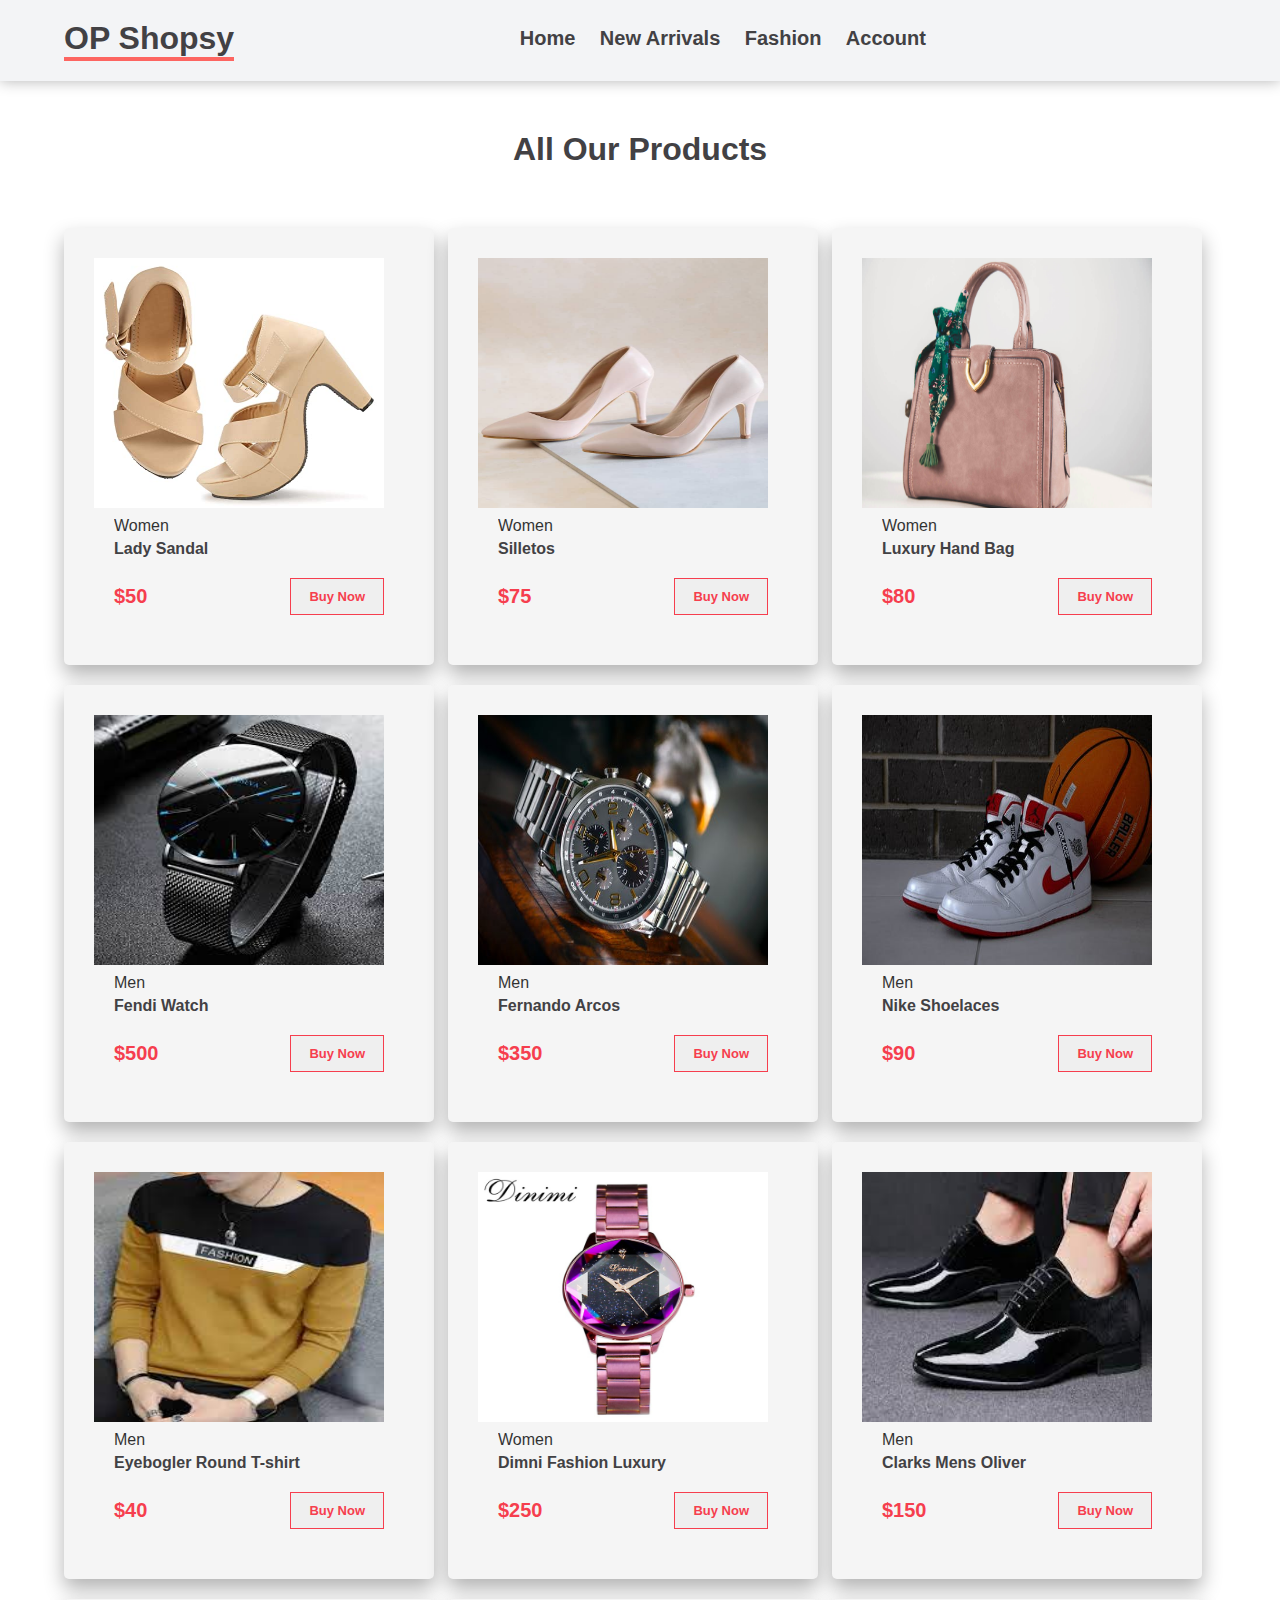
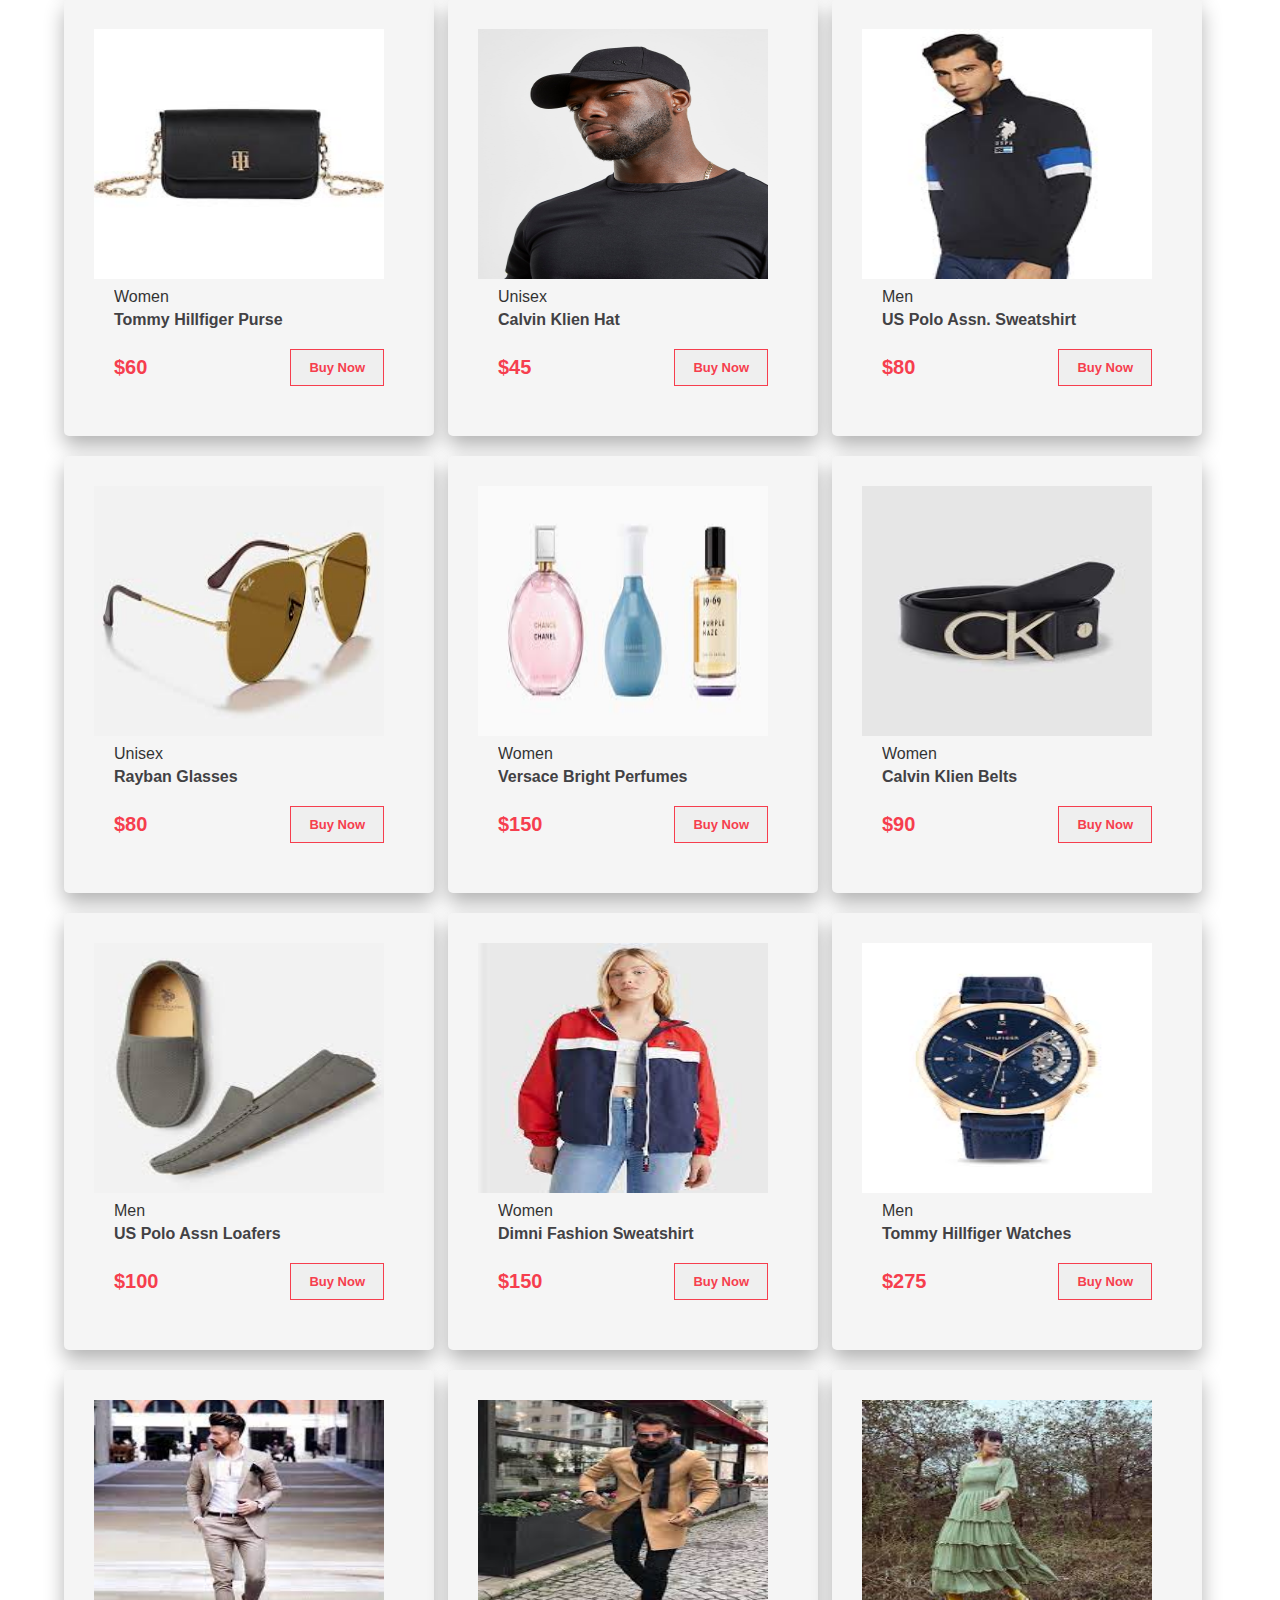
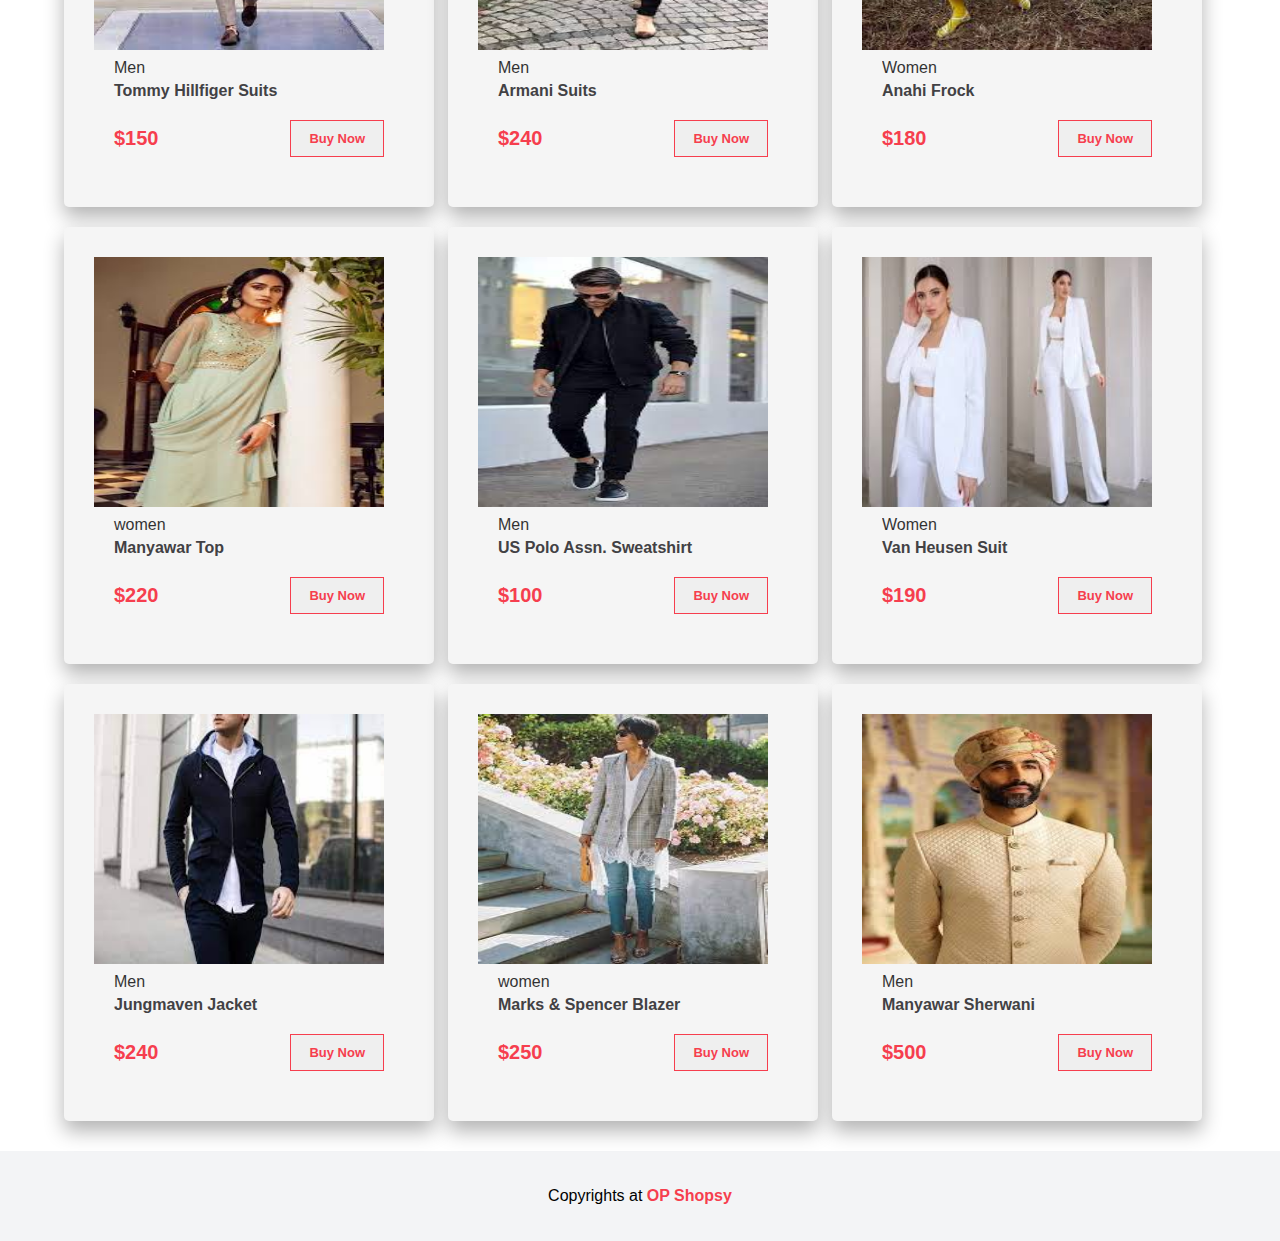
<file: all.html>
<!DOCTYPE html>
<html lang="en">

<head>
    <meta charset="UTF-8">
    <meta http-equiv="X-UA-Compatible" content="IE=edge">
    <meta name="viewport" content="width=device-width, initial-scale=1.0">
    <link rel="stylesheet" href="style.css">
    <link rel="stylesheet" href="https://cdnjs.cloudflare.com/ajax/libs/font-awesome/6.2.0/css/all.min.css"
        integrity="sha512-xh6O/CkQoPOWDdYTDqeRdPCVd1SpvCA9XXcUnZS2FmJNp1coAFzvtCN9BmamE+4aHK8yyUHUSCcJHgXloTyT2A=="
        crossorigin="anonymous" referrerpolicy="no-referrer" />
    <script src="https://cdnjs.cloudflare.com/ajax/libs/jquery/3.6.1/jquery.min.js"
        integrity="sha512-aVKKRRi/Q/YV+4mjoKBsE4x3H+BkegoM/em46NNlCqNTmUYADjBbeNefNxYV7giUp0VxICtqdrbqU7iVaeZNXA=="
        crossorigin="anonymous" referrerpolicy="no-referrer"></script>
    <title>OP Shopsy</title>
</head>

<body>

    <nav class="navbar">
        <div class="logo">
            <h1> OP Shopsy </h1>
        </div>
        <ul class="menu">
            <li><a href="index.html" > Home </a></li>
            <li><a href="latest.html"> New Arrivals </a></li>
            <li><a href="fashion.html"> Fashion </a></li>
            <li><a href=""> Account </a></li>
            <li><a href="" class="active"> <i class="fas fa-shopping-cart"></i></a></li>
        </ul>
        <!-- for responsive form-->
        <div class="menu-btn1">
            <i class="fa fa-bars"></i>
        </div>
    </nav>

   <h1 class="pheading">All Our Products</h1>

   <section class ="sec" >
  <div class = "products" >
    <!-- card start -->
    <div class = "card">
    <div class = "ing"><img src="1.jpg" alt = " "></div>
    <div class = "desc"> Women </div>
    <div class = "title"> Lady Sandal </div>
    <div class = "box">
    <div class = "price"> $50 </div>
    <button class="btn">Buy Now</button>
    </div>
    </div>
    <!--card end -->

    <!-- card start -->
    <div class = "card">
        <div class = "ing"><img src="2.jpg" alt = " "></div>
        <div class = "desc"> Women </div>
        <div class = "title">Silletos </div>
        <div class = "box">
        <div class = "price"> $75 </div>
        <button class="btn">Buy Now</button>
        </div>
    </div>
    <!--card end -->

    <!-- card start -->
    <div class = "card">
    <div class = "ing"><img src="3.jpg" alt = " "></div>
    <div class = "desc"> Women </div>
    <div class = "title"> Luxury Hand Bag </div>
    <div class = "box">
    <div class = "price"> $80 </div>
    <button class="btn">Buy Now</button>
    </div>
    </div>
    <!--card end -->

    <!-- card start -->
    <div class = "card">
        <div class = "ing"><img src="4.jpg" alt = " "></div>
        <div class = "desc"> Men </div>
        <div class = "title"> Fendi Watch </div>
        <div class = "box">
        <div class = "price"> $500 </div>
        <button class="btn">Buy Now</button>
        </div>
    </div>
    <!--card end -->

    <!-- card start -->
    <div class = "card">
        <div class = "ing"><img src="5.jpeg" alt = " "></div>
        <div class = "desc"> Men </div>
        <div class = "title"> Fernando Arcos </div>
        <div class = "box">
        <div class = "price"> $350 </div>
        <button class="btn">Buy Now</button>
        </div>
    </div>
    <!--card end -->

    <!-- card start -->
      <div class = "card">
        <div class = "ing"><img src="6.jpeg" alt = " "></div>
        <div class = "desc"> Men </div>
        <div class = "title"> Nike Shoelaces </div>
        <div class = "box">
        <div class = "price"> $90 </div>
        <button class="btn">Buy Now</button>
        </div>
    </div>
    <!--card end -->

    <!-- card start -->
    <div class = "card">
        <div class = "ing"><img src="7.jpg" alt = " "></div>
        <div class = "desc"> Men </div>
        <div class = "title"> Eyebogler Round T-shirt </div>
        <div class = "box">
        <div class = "price"> $40 </div>
        <button class="btn">Buy Now</button>
        </div>
    </div>
    <!--card end -->

    <!-- card start -->
    <div class = "card">
        <div class = "ing"><img src="8.jpg" alt = " "></div>
        <div class = "desc"> Women </div>
        <div class = "title"> Dimni Fashion Luxury </div>
        <div class = "box">
        <div class = "price"> $250 </div>
        <button class="btn">Buy Now</button>
        </div>
    </div>
    <!--card end -->

    <!-- card start -->
    <div class = "card">
        <div class = "ing"><img src="9.jpg" alt = " "></div>
        <div class = "desc"> Men </div>
        <div class = "title"> Clarks Mens Oliver </div>
        <div class = "box">
        <div class = "price"> $150 </div>
        <button class="btn">Buy Now</button>
        </div>
    </div>
    <!--card end -->

     <!-- card start -->
     <div class = "card">
        <div class = "ing"><img src="l1.jpg" alt = " "></div>
        <div class = "desc"> Women </div>
        <div class = "title"> Tommy Hillfiger Purse </div>
        <div class = "box">
        <div class = "price"> $60 </div>
        <button class="btn">Buy Now</button>
        </div>
        </div>
        <!--card end -->
    
        <!-- card start -->
        <div class = "card">
            <div class = "ing"><img src="l2.jpg" alt = " "></div>
            <div class = "desc"> Unisex </div>
            <div class = "title">Calvin Klien Hat </div>
            <div class = "box">
            <div class = "price"> $45 </div>
            <button class="btn">Buy Now</button>
            </div>
        </div>
        <!--card end -->
    
        <!-- card start -->
        <div class = "card">
        <div class = "ing"><img src="l3.jpg" alt = " "></div>
        <div class = "desc"> Men </div>
        <div class = "title"> US Polo Assn. Sweatshirt </div>
        <div class = "box">
        <div class = "price"> $80 </div>
        <button class="btn">Buy Now</button>
        </div>
        </div>
        <!--card end -->
    
        <!-- card start -->
        <div class = "card">
            <div class = "ing"><img src="l4.jpg" alt = " "></div>
            <div class = "desc"> Unisex </div>
            <div class = "title"> Rayban Glasses </div>
            <div class = "box">
            <div class = "price"> $80 </div>
            <button class="btn">Buy Now</button>
            </div>
        </div>
        <!--card end -->
    
        <!-- card start -->
        <div class = "card">
            <div class = "ing"><img src="l5.jpg" alt = " "></div>
            <div class = "desc"> Women </div>
            <div class = "title">Versace Bright Perfumes</div>
            <div class = "box">
            <div class = "price"> $150 </div>
            <button class="btn">Buy Now</button>
            </div>
        </div>
        <!--card end -->
    
        <!-- card start -->
          <div class = "card">
            <div class = "ing"><img src="l6.jpg" alt = " "></div>
            <div class = "desc"> Women </div>
            <div class = "title"> Calvin Klien Belts </div>
            <div class = "box">
            <div class = "price"> $90 </div>
            <button class="btn">Buy Now</button>
            </div>
        </div>
        <!--card end -->
    
        <!-- card start -->
        <div class = "card">
            <div class = "ing"><img src="l7.jpg" alt = " "></div>
            <div class = "desc"> Men </div>
            <div class = "title"> US Polo Assn Loafers </div>
            <div class = "box">
            <div class = "price"> $100 </div>
            <button class="btn">Buy Now</button>
            </div>
        </div>
        <!--card end -->
    
        <!-- card start -->
        <div class = "card">
            <div class = "ing"><img src="l8.jpg" alt = " "></div>
            <div class = "desc"> Women </div>
            <div class = "title"> Dimni Fashion Sweatshirt </div>
            <div class = "box">
            <div class = "price"> $150 </div>
            <button class="btn">Buy Now</button>
            </div>
        </div>
        <!--card end -->
    
        <!-- card start -->
        <div class = "card">
            <div class = "ing"><img src="l9.jpg" alt = " "></div>
            <div class = "desc"> Men </div>
            <div class = "title"> Tommy Hillfiger Watches </div>
            <div class = "box">
            <div class = "price"> $275 </div>
            <button class="btn">Buy Now</button>
            </div>
        </div>
        <!--card end -->

          <!-- card start -->
    <div class = "card">
        <div class = "ing"><img src="f1.jpg" alt = " "></div>
        <div class = "desc"> Men </div>
        <div class = "title"> Tommy Hillfiger Suits </div>
        <div class = "box">
        <div class = "price"> $150 </div>
        <button class="btn">Buy Now</button>
        </div>
        </div>
        <!--card end -->
    
        <!-- card start -->
        <div class = "card">
            <div class = "ing"><img src="f2.jpg" alt = " "></div>
            <div class = "desc"> Men </div>
            <div class = "title">Armani Suits </div>
            <div class = "box">
            <div class = "price"> $240 </div>
            <button class="btn">Buy Now</button>
            </div>
        </div>
        <!--card end -->
    
        <!-- card start -->
        <div class = "card">
        <div class = "ing"><img src="f3.jpg" alt = " "></div>
        <div class = "desc"> Women </div>
        <div class = "title"> Anahi Frock </div>
        <div class = "box">
        <div class = "price"> $180 </div>
        <button class="btn">Buy Now</button>
        </div>
        </div>
        <!--card end -->
    
        <!-- card start -->
        <div class = "card">
            <div class = "ing"><img src="f4.jpg" alt = " "></div>
            <div class = "desc"> women </div>
            <div class = "title"> Manyawar Top </div>
            <div class = "box">
            <div class = "price"> $220 </div>
            <button class="btn">Buy Now</button>
            </div>
        </div>
        <!--card end -->
    
        <!-- card start -->
        <div class = "card">
            <div class = "ing"><img src="f5.jpg" alt = " "></div>
            <div class = "desc"> Men </div>
            <div class = "title"> US Polo Assn. Sweatshirt </div>
            <div class = "box">
            <div class = "price"> $100 </div>
            <button class="btn">Buy Now</button>
            </div>
        </div>
        <!--card end -->
    
        <!-- card start -->
          <div class = "card">
            <div class = "ing"><img src="f6.jpg" alt = " "></div>
            <div class = "desc"> Women </div>
            <div class = "title"> Van Heusen Suit </div>
            <div class = "box">
            <div class = "price"> $190 </div>
            <button class="btn">Buy Now</button>
            </div>
        </div>
        <!--card end -->
    
        <!-- card start -->
        <div class = "card">
            <div class = "ing"><img src="f7.jpg" alt = " "></div>
            <div class = "desc"> Men </div>
            <div class = "title"> Jungmaven Jacket </div>
            <div class = "box">
            <div class = "price"> $240 </div>
            <button class="btn">Buy Now</button>
            </div>
        </div>
        <!--card end -->
    
        <!-- card start -->
        <div class = "card">
            <div class = "ing"><img src="f8.jpg" alt = " "></div>
            <div class = "desc"> women </div>
            <div class = "title"> Marks & Spencer Blazer </div>
            <div class = "box">
            <div class = "price"> $250 </div>
            <button class="btn">Buy Now</button>
            </div>
        </div>
        <!--card end -->
    
        <!-- card start -->
        <div class = "card">
            <div class = "ing"><img src="f9.jpg" alt = " "></div>
            <div class = "desc"> Men </div>
            <div class = "title"> Manyawar Sherwani </div>
            <div class = "box">
            <div class = "price"> $500 </div>
            <button class="btn">Buy Now</button>
            </div>
        </div>
        <!--card end -->

</div>
</section>

<footer>
  <p> Copyrights at <a href=""> OP Shopsy </a></p>
</footer>

<!--jquery-->
<script>
    $(".menu-btn1").click(function (){
        $(".navbar .menu").toggleClass("active");
        $(".menu-btn1 i").toggleClass("active");
    });
</script>



</body>

</html>
</file>
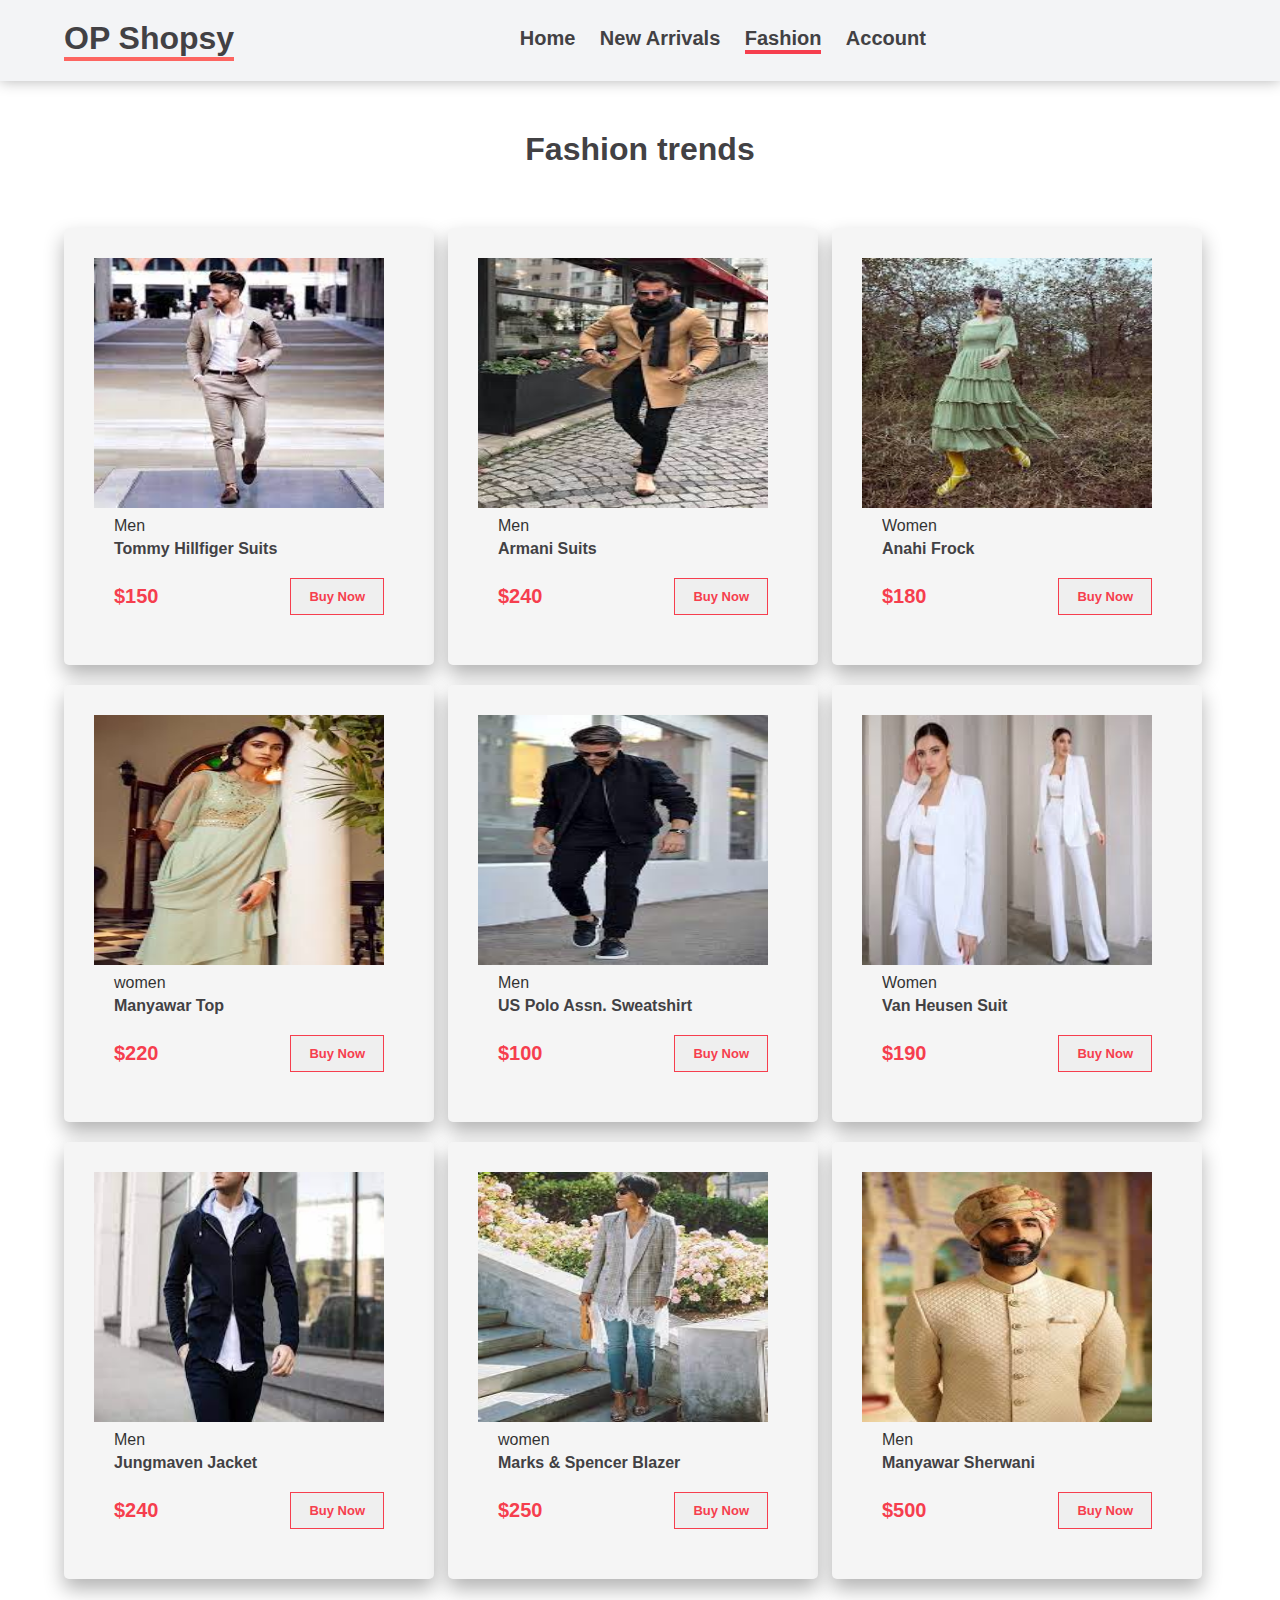
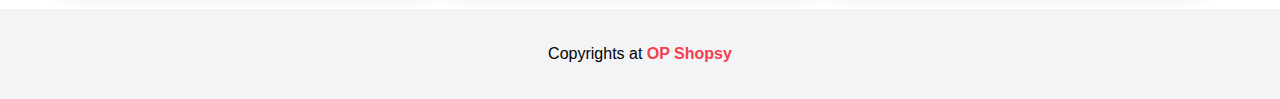
<file: fashion.html>
<!DOCTYPE html>
<html lang="en">
<head>
    <meta charset="UTF-8">
    <meta http-equiv="X-UA-Compatible" content="IE=edge">
    <meta name="viewport" content="width=device-width, initial-scale=1.0">
    <link rel="stylesheet" href="style.css">
    <link rel="stylesheet" href="https://cdnjs.cloudflare.com/ajax/libs/font-awesome/6.2.0/css/all.min.css"
        integrity="sha512-xh6O/CkQoPOWDdYTDqeRdPCVd1SpvCA9XXcUnZS2FmJNp1coAFzvtCN9BmamE+4aHK8yyUHUSCcJHgXloTyT2A=="
        crossorigin="anonymous" referrerpolicy="no-referrer" />
    <script src="https://cdnjs.cloudflare.com/ajax/libs/jquery/3.6.1/jquery.min.js"
        integrity="sha512-aVKKRRi/Q/YV+4mjoKBsE4x3H+BkegoM/em46NNlCqNTmUYADjBbeNefNxYV7giUp0VxICtqdrbqU7iVaeZNXA=="
        crossorigin="anonymous" referrerpolicy="no-referrer"></script>
    <title>Fashion</title>
</head>
<body>
    <nav class="navbar">
        <div class="logo">
            <h1> OP Shopsy </h1>
        </div>
        <ul class="menu">
            <li><a href="index.html"> Home </a></li>
            <li><a href="latest.html"> New Arrivals </a></li>
            <li><a href="" class="active"> Fashion </a></li>
            <li><a href=""> Account </a></li>
            <li><a href="all.html"> <i class="fas fa-shopping-cart"></i></a></li>
        </ul>
        <!-- for responsive form-->
        <div class="menu-btn1">
            <i class="fa fa-bars"></i>
        </div>
    </nav>

     <h1 class="pheading">Fashion trends</h1>

   <section class ="sec" >
  <div class = "products" >
    <!-- card start -->
    <div class = "card">
    <div class = "ing"><img src="f1.jpg" alt = " "></div>
    <div class = "desc"> Men </div>
    <div class = "title"> Tommy Hillfiger Suits </div>
    <div class = "box">
    <div class = "price"> $150 </div>
    <button class="btn">Buy Now</button>
    </div>
    </div>
    <!--card end -->

    <!-- card start -->
    <div class = "card">
        <div class = "ing"><img src="f2.jpg" alt = " "></div>
        <div class = "desc"> Men </div>
        <div class = "title">Armani Suits </div>
        <div class = "box">
        <div class = "price"> $240 </div>
        <button class="btn">Buy Now</button>
        </div>
    </div>
    <!--card end -->

    <!-- card start -->
    <div class = "card">
    <div class = "ing"><img src="f3.jpg" alt = " "></div>
    <div class = "desc"> Women </div>
    <div class = "title"> Anahi Frock </div>
    <div class = "box">
    <div class = "price"> $180 </div>
    <button class="btn">Buy Now</button>
    </div>
    </div>
    <!--card end -->

    <!-- card start -->
    <div class = "card">
        <div class = "ing"><img src="f4.jpg" alt = " "></div>
        <div class = "desc"> women </div>
        <div class = "title"> Manyawar Top </div>
        <div class = "box">
        <div class = "price"> $220 </div>
        <button class="btn">Buy Now</button>
        </div>
    </div>
    <!--card end -->

    <!-- card start -->
    <div class = "card">
        <div class = "ing"><img src="f5.jpg" alt = " "></div>
        <div class = "desc"> Men </div>
        <div class = "title"> US Polo Assn. Sweatshirt </div>
        <div class = "box">
        <div class = "price"> $100 </div>
        <button class="btn">Buy Now</button>
        </div>
    </div>
    <!--card end -->

    <!-- card start -->
      <div class = "card">
        <div class = "ing"><img src="f6.jpg" alt = " "></div>
        <div class = "desc"> Women </div>
        <div class = "title"> Van Heusen Suit </div>
        <div class = "box">
        <div class = "price"> $190 </div>
        <button class="btn">Buy Now</button>
        </div>
    </div>
    <!--card end -->

    <!-- card start -->
    <div class = "card">
        <div class = "ing"><img src="f7.jpg" alt = " "></div>
        <div class = "desc"> Men </div>
        <div class = "title"> Jungmaven Jacket </div>
        <div class = "box">
        <div class = "price"> $240 </div>
        <button class="btn">Buy Now</button>
        </div>
    </div>
    <!--card end -->

    <!-- card start -->
    <div class = "card">
        <div class = "ing"><img src="f8.jpg" alt = " "></div>
        <div class = "desc"> women </div>
        <div class = "title"> Marks & Spencer Blazer </div>
        <div class = "box">
        <div class = "price"> $250 </div>
        <button class="btn">Buy Now</button>
        </div>
    </div>
    <!--card end -->

    <!-- card start -->
    <div class = "card">
        <div class = "ing"><img src="f9.jpg" alt = " "></div>
        <div class = "desc"> Men </div>
        <div class = "title"> Manyawar Sherwani </div>
        <div class = "box">
        <div class = "price"> $500 </div>
        <button class="btn">Buy Now</button>
        </div>
    </div>
    <!--card end -->

</div>
</section>

<footer>
  <p> Copyrights at <a href=""> OP Shopsy </a></p>
</footer>

    
</body>
</html>
</file>
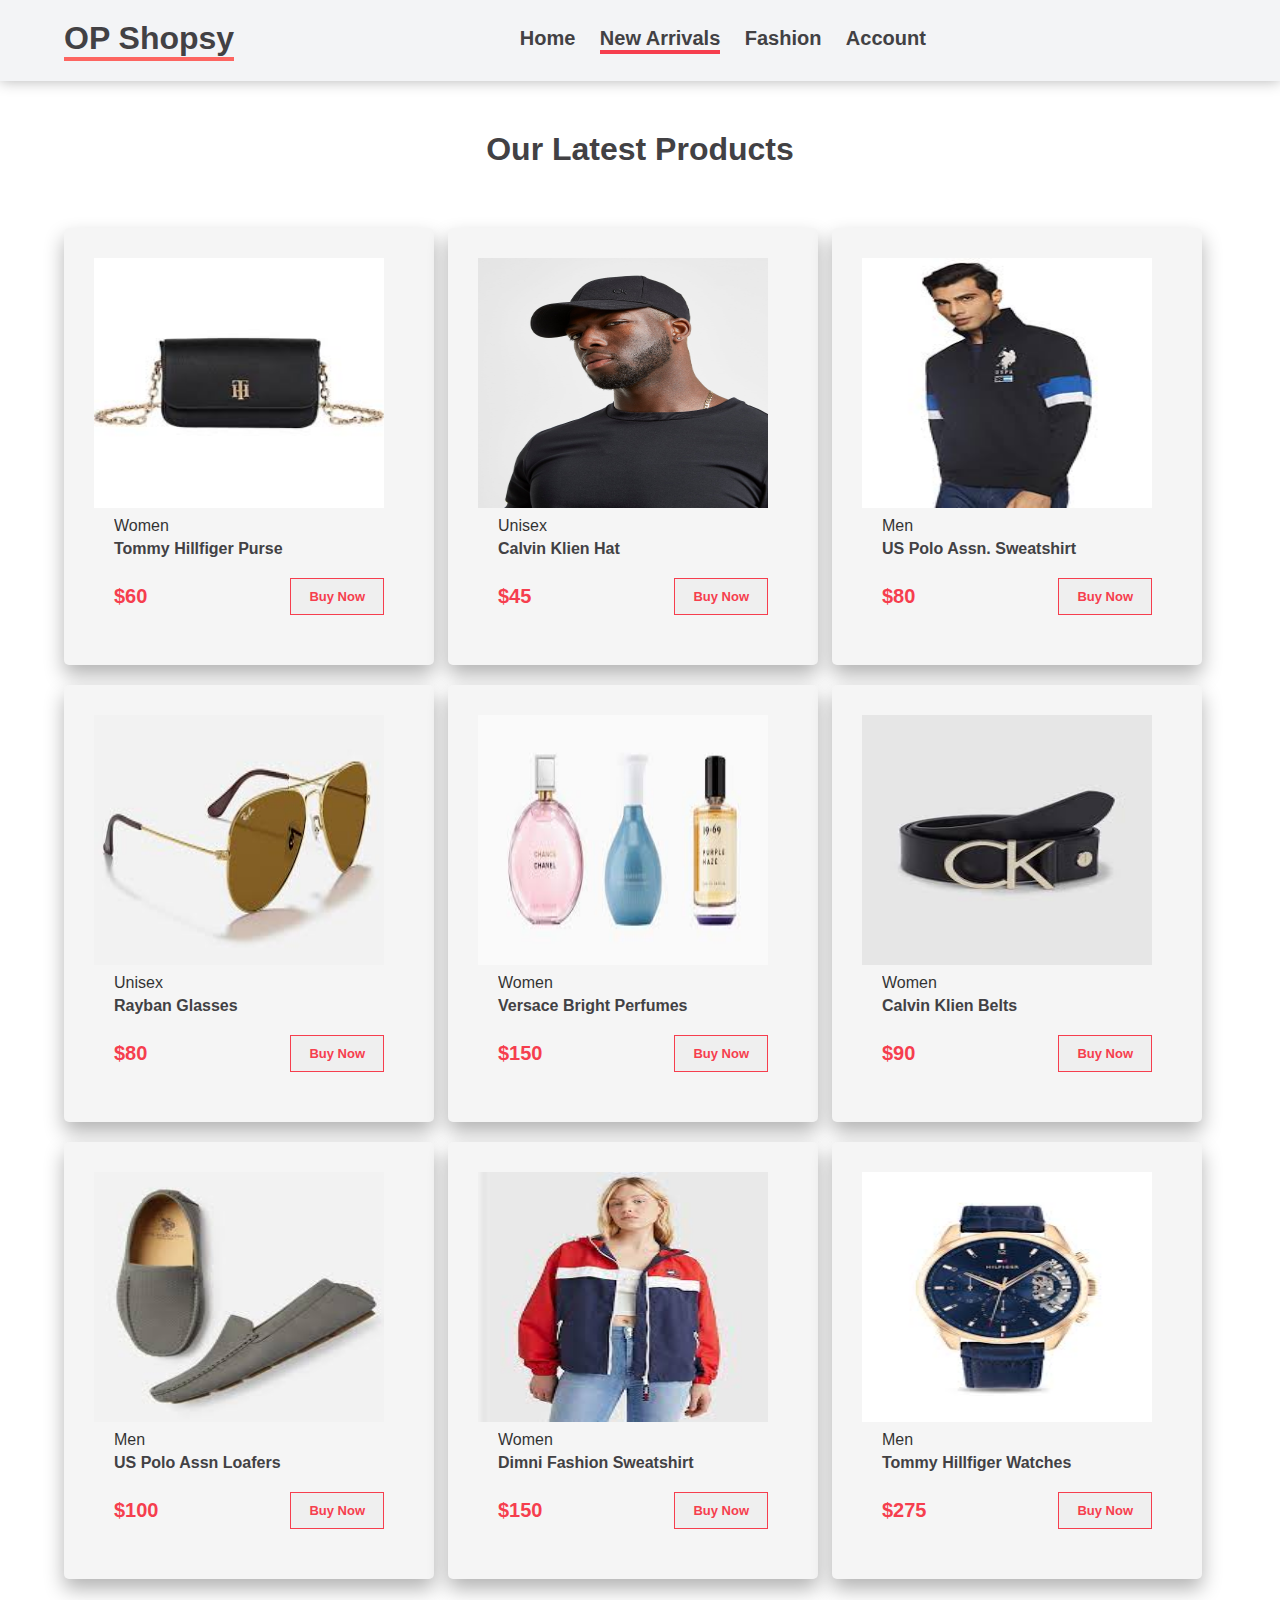
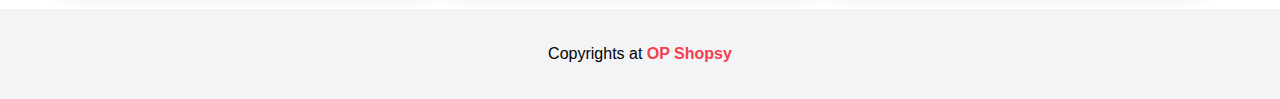
<file: latest.html>
<!DOCTYPE html>
<html lang="en">
<head>
    <meta charset="UTF-8">
    <meta http-equiv="X-UA-Compatible" content="IE=edge">
    <meta name="viewport" content="width=device-width, initial-scale=1.0">
    <link rel="stylesheet" href="style.css">
    <link rel="stylesheet" href="https://cdnjs.cloudflare.com/ajax/libs/font-awesome/6.2.0/css/all.min.css"
        integrity="sha512-xh6O/CkQoPOWDdYTDqeRdPCVd1SpvCA9XXcUnZS2FmJNp1coAFzvtCN9BmamE+4aHK8yyUHUSCcJHgXloTyT2A=="
        crossorigin="anonymous" referrerpolicy="no-referrer" />
    <script src="https://cdnjs.cloudflare.com/ajax/libs/jquery/3.6.1/jquery.min.js"
        integrity="sha512-aVKKRRi/Q/YV+4mjoKBsE4x3H+BkegoM/em46NNlCqNTmUYADjBbeNefNxYV7giUp0VxICtqdrbqU7iVaeZNXA=="
        crossorigin="anonymous" referrerpolicy="no-referrer"></script>
    <title>New Arrivals</title>
</head>
<body>
    <nav class="navbar">
        <div class="logo">
            <h1> OP Shopsy </h1>
        </div>
        <ul class="menu">
            <li><a href="index.html"> Home </a></li>
            <li><a href="" class="active"> New Arrivals </a></li>
            <li><a href="fashion.html"> Fashion </a></li>
            <li><a href=""> Account </a></li>
            <li><a href="all.html"> <i class="fas fa-shopping-cart"></i></a></li>
        </ul>
        <!-- for responsive form-->
        <div class="menu-btn1">
            <i class="fa fa-bars"></i>
        </div>
    </nav>

     <h1 class="pheading">Our Latest Products</h1>

   <section class ="sec" >
  <div class = "products" >
    <!-- card start -->
    <div class = "card">
    <div class = "ing"><img src="l1.jpg" alt = " "></div>
    <div class = "desc"> Women </div>
    <div class = "title"> Tommy Hillfiger Purse </div>
    <div class = "box">
    <div class = "price"> $60 </div>
    <button class="btn">Buy Now</button>
    </div>
    </div>
    <!--card end -->

    <!-- card start -->
    <div class = "card">
        <div class = "ing"><img src="l2.jpg" alt = " "></div>
        <div class = "desc"> Unisex </div>
        <div class = "title">Calvin Klien Hat </div>
        <div class = "box">
        <div class = "price"> $45 </div>
        <button class="btn">Buy Now</button>
        </div>
    </div>
    <!--card end -->

    <!-- card start -->
    <div class = "card">
    <div class = "ing"><img src="l3.jpg" alt = " "></div>
    <div class = "desc"> Men </div>
    <div class = "title"> US Polo Assn. Sweatshirt </div>
    <div class = "box">
    <div class = "price"> $80 </div>
    <button class="btn">Buy Now</button>
    </div>
    </div>
    <!--card end -->

    <!-- card start -->
    <div class = "card">
        <div class = "ing"><img src="l4.jpg" alt = " "></div>
        <div class = "desc"> Unisex </div>
        <div class = "title"> Rayban Glasses </div>
        <div class = "box">
        <div class = "price"> $80 </div>
        <button class="btn">Buy Now</button>
        </div>
    </div>
    <!--card end -->

    <!-- card start -->
    <div class = "card">
        <div class = "ing"><img src="l5.jpg" alt = " "></div>
        <div class = "desc"> Women </div>
        <div class = "title">Versace Bright Perfumes</div>
        <div class = "box">
        <div class = "price"> $150 </div>
        <button class="btn">Buy Now</button>
        </div>
    </div>
    <!--card end -->

    <!-- card start -->
      <div class = "card">
        <div class = "ing"><img src="l6.jpg" alt = " "></div>
        <div class = "desc"> Women </div>
        <div class = "title"> Calvin Klien Belts </div>
        <div class = "box">
        <div class = "price"> $90 </div>
        <button class="btn">Buy Now</button>
        </div>
    </div>
    <!--card end -->

    <!-- card start -->
    <div class = "card">
        <div class = "ing"><img src="l7.jpg" alt = " "></div>
        <div class = "desc"> Men </div>
        <div class = "title"> US Polo Assn Loafers </div>
        <div class = "box">
        <div class = "price"> $100 </div>
        <button class="btn">Buy Now</button>
        </div>
    </div>
    <!--card end -->

    <!-- card start -->
    <div class = "card">
        <div class = "ing"><img src="l8.jpg" alt = " "></div>
        <div class = "desc"> Women </div>
        <div class = "title"> Dimni Fashion Sweatshirt </div>
        <div class = "box">
        <div class = "price"> $150 </div>
        <button class="btn">Buy Now</button>
        </div>
    </div>
    <!--card end -->

    <!-- card start -->
    <div class = "card">
        <div class = "ing"><img src="l9.jpg" alt = " "></div>
        <div class = "desc"> Men </div>
        <div class = "title"> Tommy Hillfiger Watches </div>
        <div class = "box">
        <div class = "price"> $275 </div>
        <button class="btn">Buy Now</button>
        </div>
    </div>
    <!--card end -->

</div>
</section>

<footer>
  <p> Copyrights at <a href=""> OP Shopsy </a></p>
</footer>

    
</body>
</html>
</file>
<file: style.css>
*{
    margin : 0;
    padding : 0;
    font-family : sans-serif;
}
body{
    height: 100%;
}
/* Header */

.menu-btn{
  color : #424144;
  font-size : 23px;
  cursor : pointer;
  display : none;
}


.navbar{ 
    padding : 20px 5%;
    display : flex;
    justify-content : space-between;
    align-items: center;
    position: sticky;
    z-index: 999;
    background-color: #f3f4f6;
    box-shadow: 0 0 14px rgba(0, 0, 0, 0.3);
}

.navbar .logo h1{
    color : #424144 ;
    border-bottom : 4px solid#fd6561;
}

.navbar .menu li{
    list-style : none ;
    display : inline-block ;
}

.navbar .menu li a{
    display : block;
    margin-left : 20px;
    color : #424144;
    border-bottom : 4px solid transparent;
    text-decoration : none;
    font-size : 20px;
    font-weight : bold;
}

.navbar .menu li .active{
 border-bottom : 4px solid #f63e4e;
}
.navbar .menu li a i{
 color : #f63e4e ;
}

.navbar .menu li a:hover{
    border-bottom : 4px solid #f63e4e;
}

/*content*/

.content {
    background-image : url(shopping.jpg) ;
     background-size : cover ;
     background-repeat : no-repeat ;
     padding : 0 5% ;
     display : flex ;
     flex-direction : column ;
     justify-content : center ;
     align-items : flex-start ;
     color : #0c0b0c;
     height : 100vh ;
}

.content h1{
    font-size: 40px;
}

.content p{
 font-size : 20px ;
 margin-top : 20px ;
}

.content button{
 margin-top : 30px ;
 padding : 15px 38px ;
 border : none ;
 background: #f63e4e;
 color: white;
 font-size: 20px;
 border-radius: 5px;
 cursor: pointer;
}
.pheading{
    text-align: center;
    margin:50px 0;
    color: #424144;
}

/*products*/

.sec {
    padding : 10px 5% ;
}

.products{
    display: grid;
    grid-template-columns: repeat(auto-fit, minmax(320px ,1fr));
}




.products .card {
    width : 310px ;
    background : #f5f5f5 ;
    box-shadow : 0 10px 20px rgba(0 , 0 , 0 , 0.3 ) ;
    border-radius : 5px ;
    padding : 30px ;
    margin-bottom : 20px ;
}

.products .card img{
    height: 250px;
    width: 290px;
}

.products .card .desc{
    padding: 5px 20px;
    opacity : 0.8
}

.products .card .title{
    font-weight: 900;
    font: 20px;
    color:#424144;
    padding:0 20px;
}

.products .card .box{
    display: flex;
    justify-content: space-between;
    align-items: center;
    padding: 20px;
}

.products .card .box .price {
    color: #f63e4e;
    font-size:20px;
    font-weight: bold;
}

.products .card .box .btn {
    font-size: 13px;
    color:#f63e4e;
    padding: 10px 18px;
    font-weight: 900;
    border: 1px solid #f63e4e;
}

.products .card .box .btn:hover{
    cursor: pointer;
    background-color: #f63e4e;
    color: white;
}

/*footer*/

footer{
 background-color : #f3f4f6 ;
  height : 10vh ;
}

footer p{
  text-align : center ;
  line-height : 10vh ;
}

footer p a{
  text-decoration : none ;
  color : #f63e4e ;
  font-weight : bold ;
}

/* responsive */

@media(max-width: 820px){
    .menu-btn1{
        display: block;
        z-index: 999;
    }

    .menu-btn1 i.active::before{
        content: "\f00d";
    }

    .navbar .menu{
        position: fixed;
        height: 100vh;
        width: 100%;
        left: -100%;
        top: 0;
        background-color: #f3f4f6;
        text-align: center;
        padding-top: 80px;
        transition: all 0.3s ease;
    }

    .navbar .menu.active{
        left: 0;
    }

    .navbar .menu li{
        display:flex;
        justify-content: center;
    }

    .navbar .menu li a{
        margin:  10px,0;
        font-size: 25px;
    }
}
</file>
